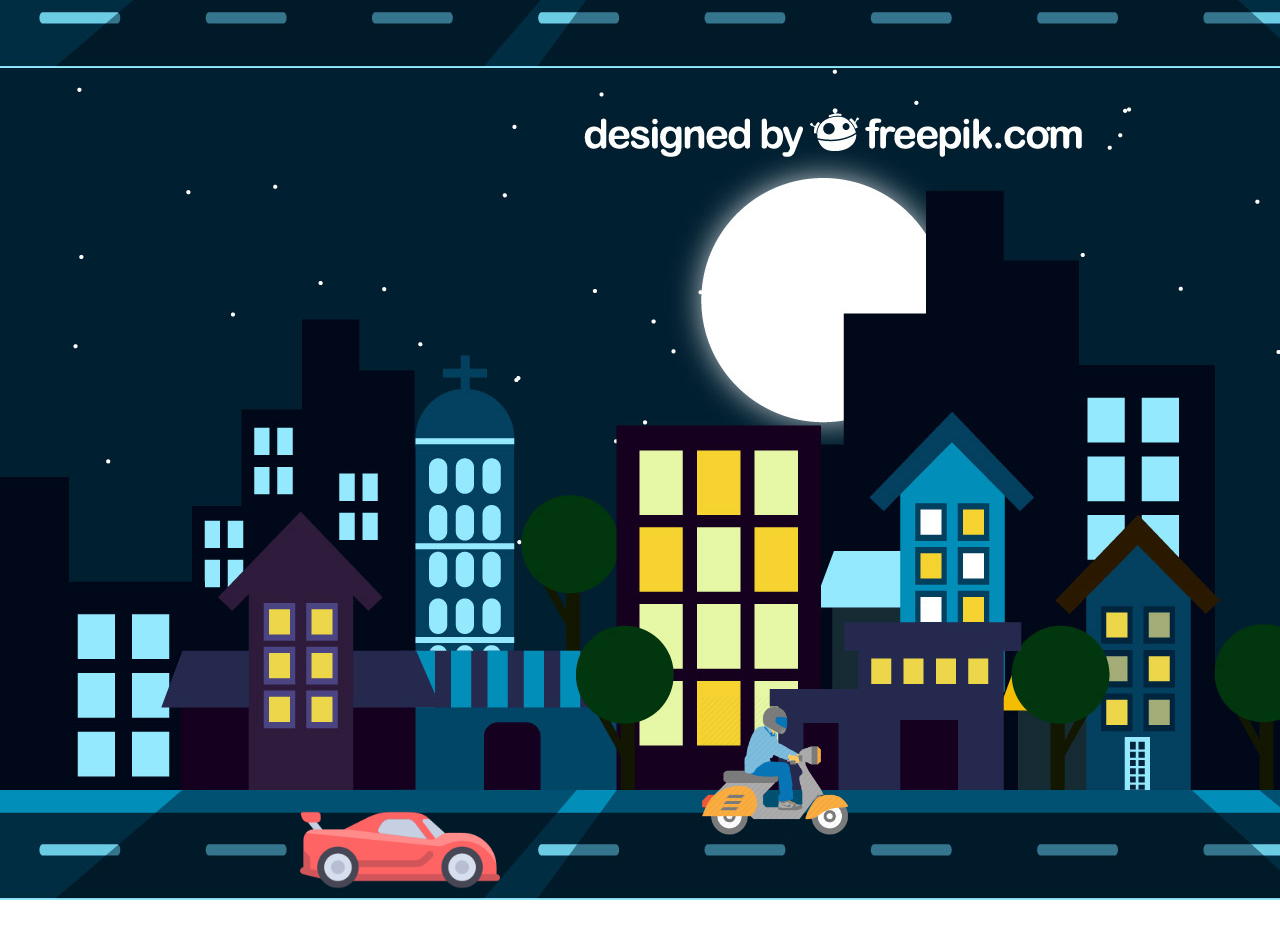
<file: driving-car-animation/index.htm>
<!DOCTYPE html>
<html lang="en-US">
    
<head>
    <meta charset="UTF-8">
    <meta name="viewport" content="width=device-width, initial-scale=1">
    <title>CSS animatin, transitions and transforms</title>
    <link rel="stylesheet" href="style.css" type="text/css" media="all">
    
</head>

<body>

  <div class="background">
  	<img src="car.png" class="car">
  	<img src="motobike.png" class="motorbike">
  </div>
  
</body>
</html>
</file>
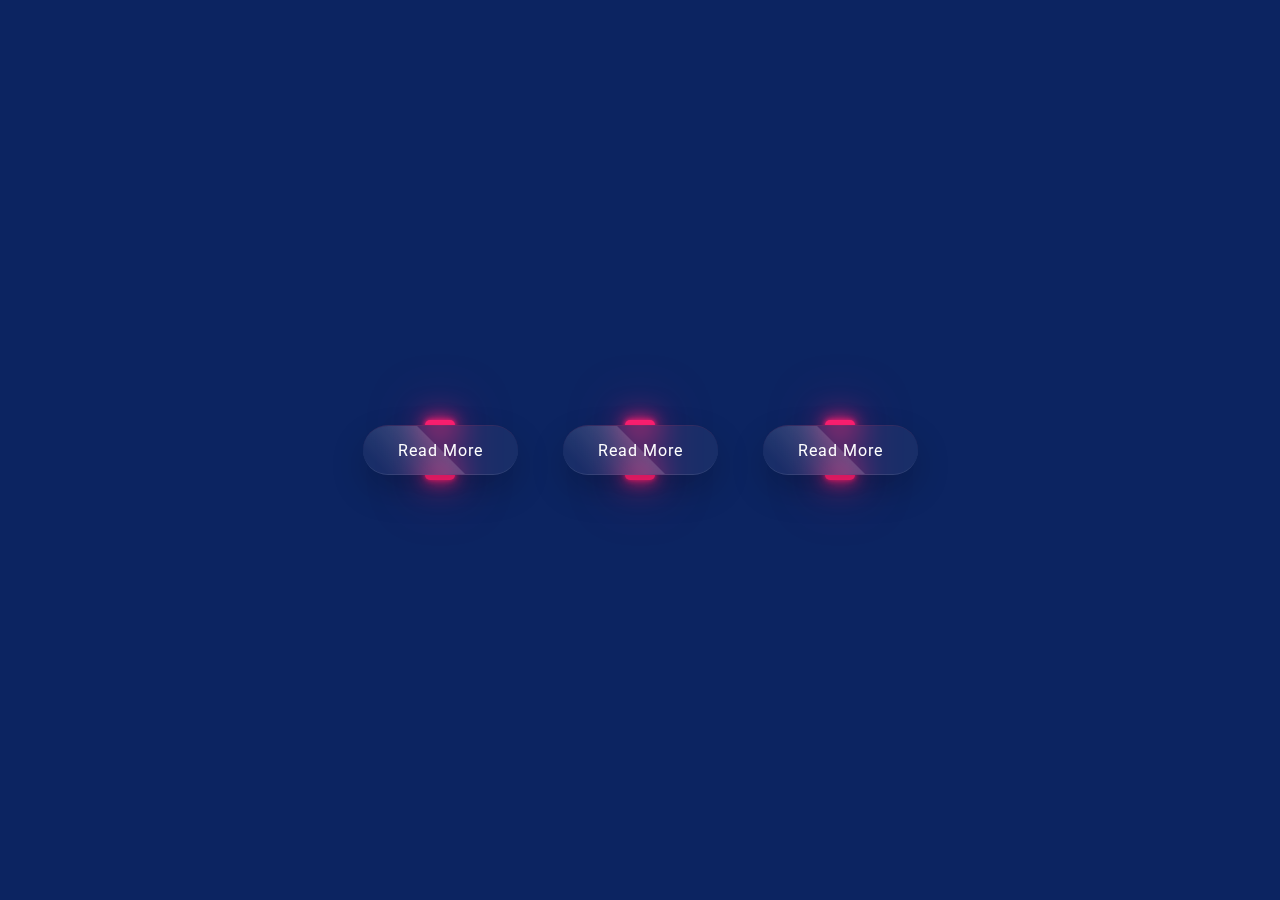
<file: glass-buttons/index.html>
<!DOCTYPE html>
<html>
  <head>
    <meta charset="utf-8" />
    <title>Glassmorphism Button</title>
    <link rel="stylesheet" href="style.css" />
  </head>
  <body>
    <div class="container">
      <div class="btn">
        <a href="#">Read More</a>
      </div>
      <div class="btn">
        <a href="#">Read More</a>
      </div>
      <div class="btn">
        <a href="#">Read More</a>
      </div>
    </div>
  </body>
</html>
</file>
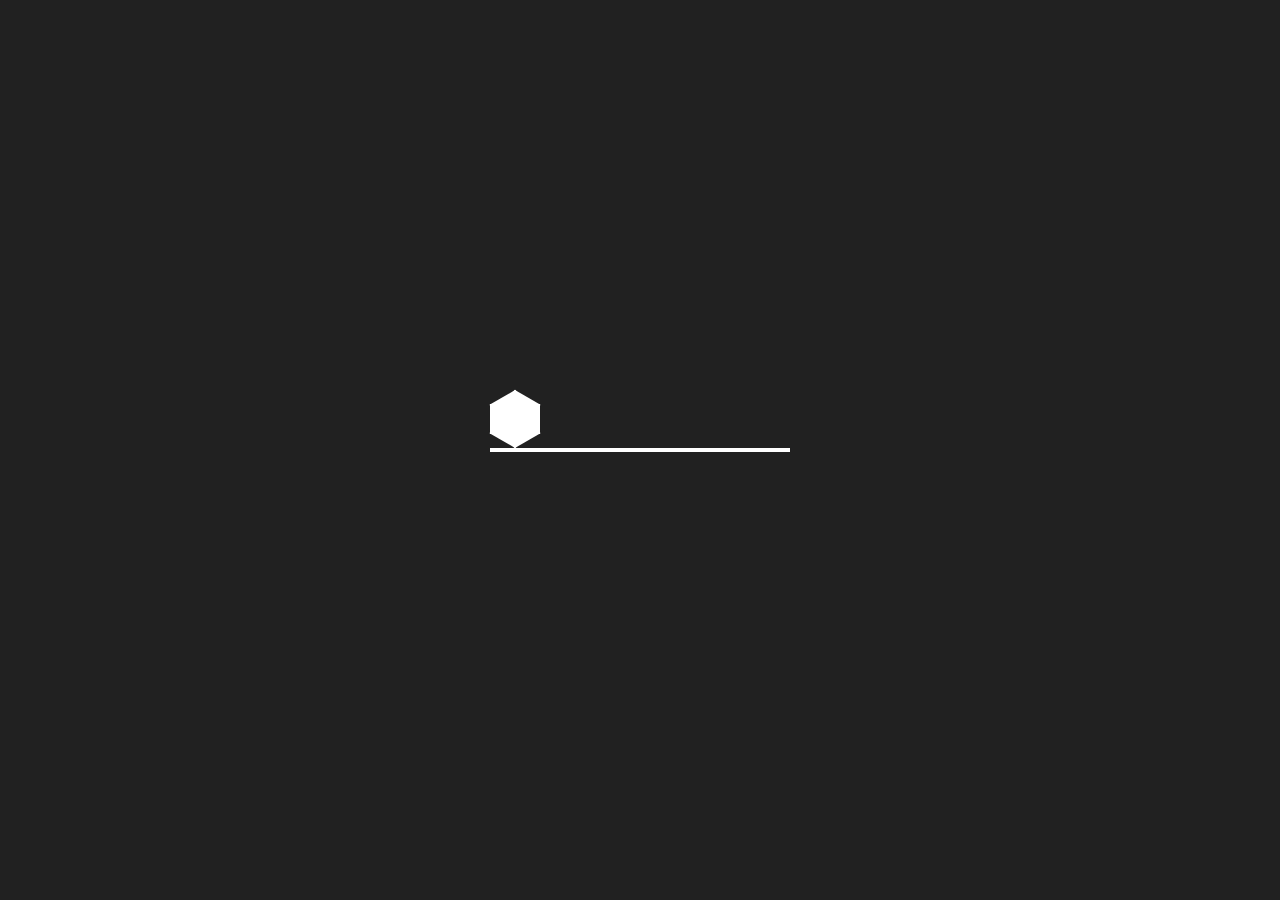
<file: hexagon-loading-animation/index.htm>
<!DOCTYPE html>
<html lang="en-US">
    
<head>
    <meta charset="UTF-8">
    <meta name="viewport" content="width=device-width, initial-scale=1">
    <title>CSS animatin, transitions and transforms</title>
    <link rel="stylesheet" href="style.css" type="text/css" media="all">

    
</head>

<body>

    <div class="line">
        <div class="hexagon"></div>
    </div>

</body>
</html>
</file>
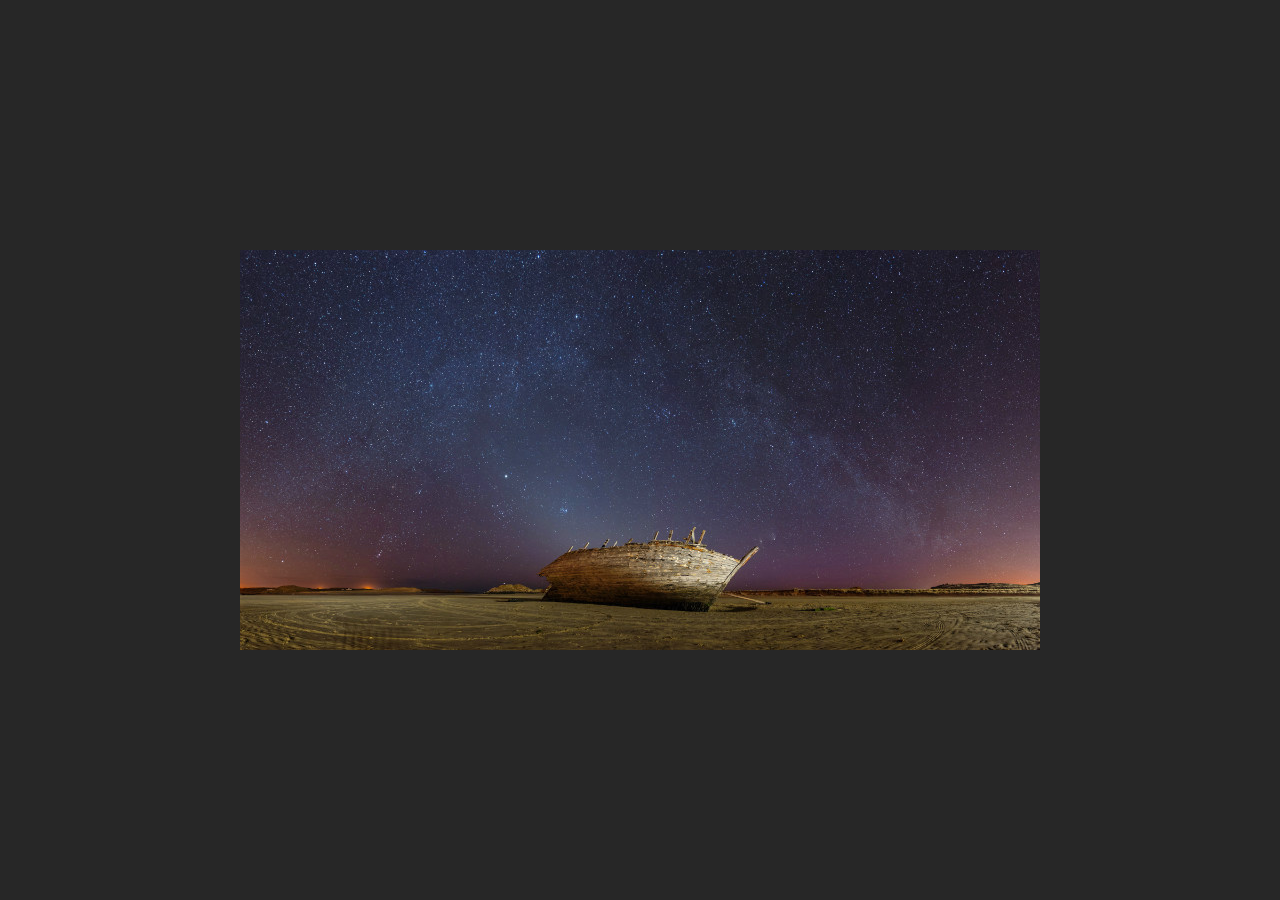
<file: image-animation/index.htm>
<!DOCTYPE html>
<html lang="en-US">
    
<head>
    <meta charset="UTF-8">
    <meta name="viewport" content="width=device-width, initial-scale=1">
    <title>CSS animatin, transitions and transforms</title>
                
    <link rel="stylesheet" href="style.css" type="text/css" media="all">
    <link href="https://fonts.googleapis.com/css?family=Lato:400,700" rel="stylesheet">
    
</head>

<body>
  
	<div class="slider"></div>

</body>
</html>
</file>
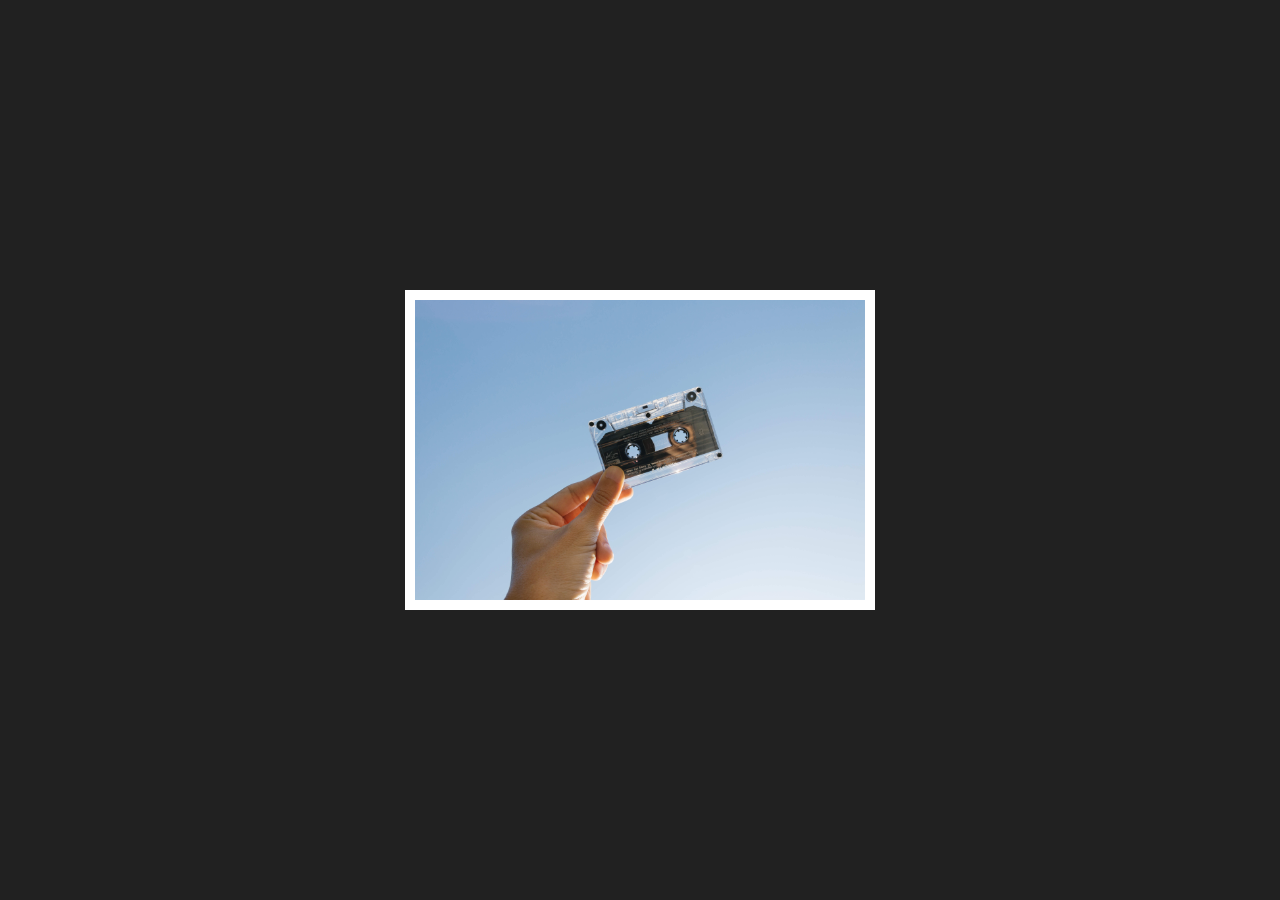
<file: image-hover/index.html>
<!DOCTYPE html>
<html lang="en-US">
  <head>
    <meta charset="UTF-8" />
    <meta name="viewport" content="width=device-width, initial-scale=1" />
    <title>CSS animatin, transitions and transforms</title>
    <link rel="stylesheet" href="style.css" type="text/css" media="all" />
  </head>

  <body>
    <div class="container">
      <img src="1.jpg" />
      <div class="caption">
        <h2>Hover Style #5</h2>
        <p>
          A wonderful serenity has taken possession of my entire soul, like
          these sweet mornings of spring which I enjoy with my whole heart.
        </p>
        <a href="#">Read More</a>
      </div>
    </div>
  </body>
</html>
</file>
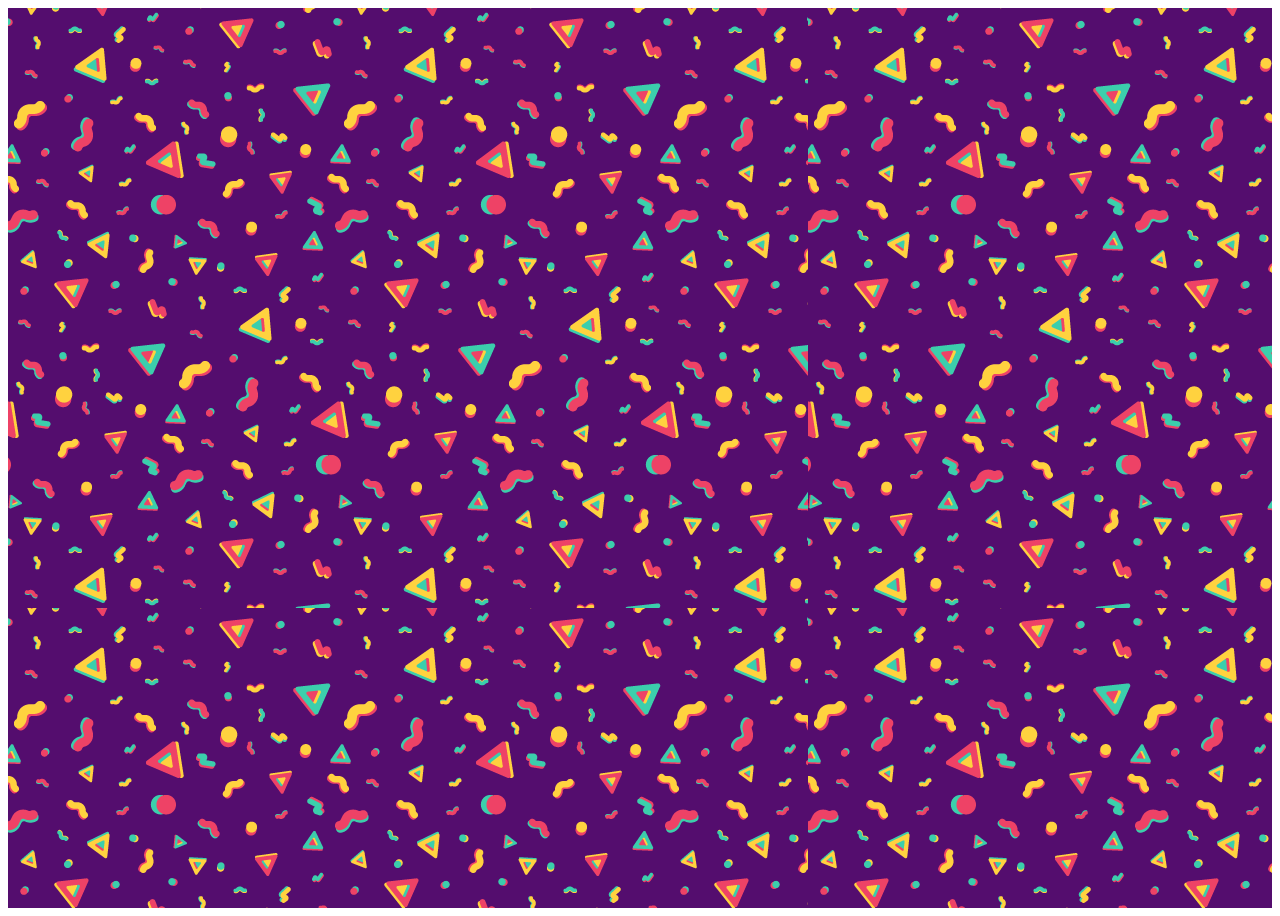
<file: image-pattern-animation/index.htm>
<!DOCTYPE html>
<html lang="en-US">
    
<head>
    <meta charset="UTF-8">
    <meta name="viewport" content="width=device-width, initial-scale=1">
    <title>CSS animatin, transitions and transforms</title>
    <link rel="stylesheet" href="style.css" type="text/css" media="all">
    
</head>

<body>

	<div class="banner"></div>
  
</body>
</html>
</file>
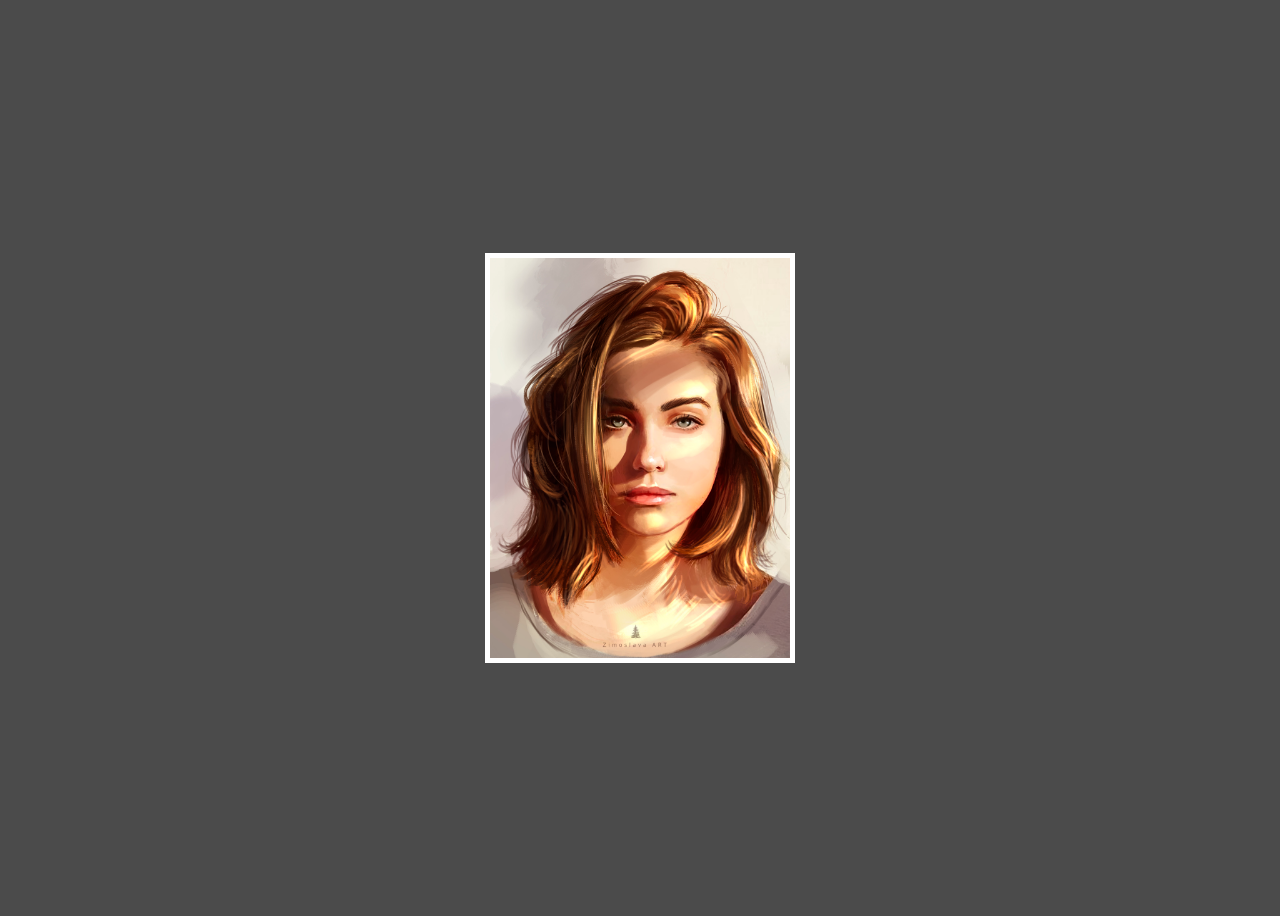
<file: image-zoom/index.htm>
<!DOCTYPE html>
<html lang="en-US">
    
<head>
    <meta charset="UTF-8">
    <meta name="viewport" content="width=device-width, initial-scale=1">
    <title>CSS animatin, transitions and transforms</title>
    <link rel="stylesheet" href="style.css" type="text/css" media="all">
    
</head>

<body>

  <div>
  	<img src="girl.jpg">
  </div>
  
</body>
</html>
</file>
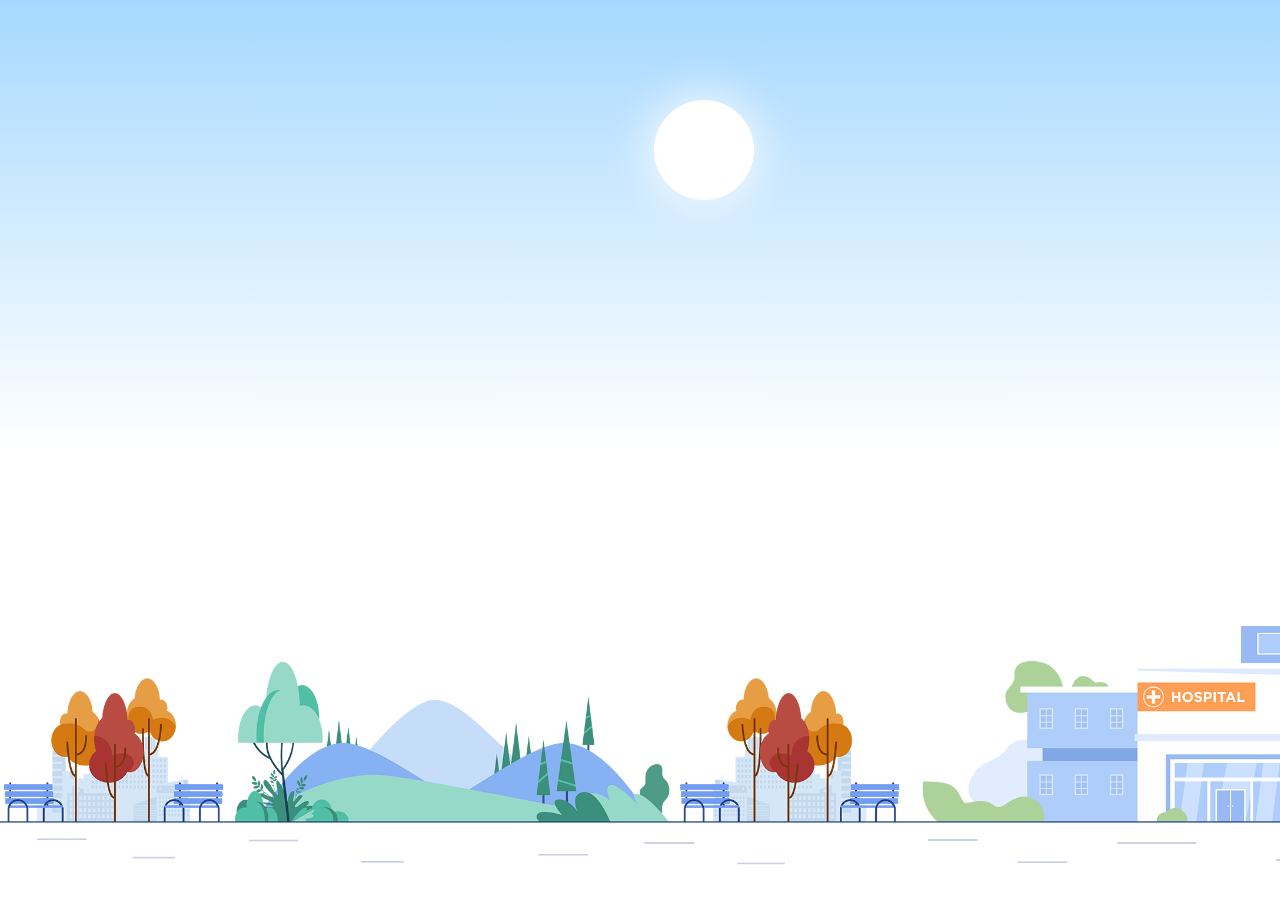
<file: js-night-mode/index.html>
<!doctype html>
<html>
  <head>
    <title>night mode road animation using javascript</title>
    <link rel="stylesheet" type="text/css" href="style.css">
  </head>
  <body>
    <section class="scene">
      <div class="sun"></div>
      <div class="bg">
        <img src="car.gif" class="car1">
        <img src="car.gif" class="car2">
      </div>
    </section>
    <script src="main.js"></script>
  </body>
</html>
</file>
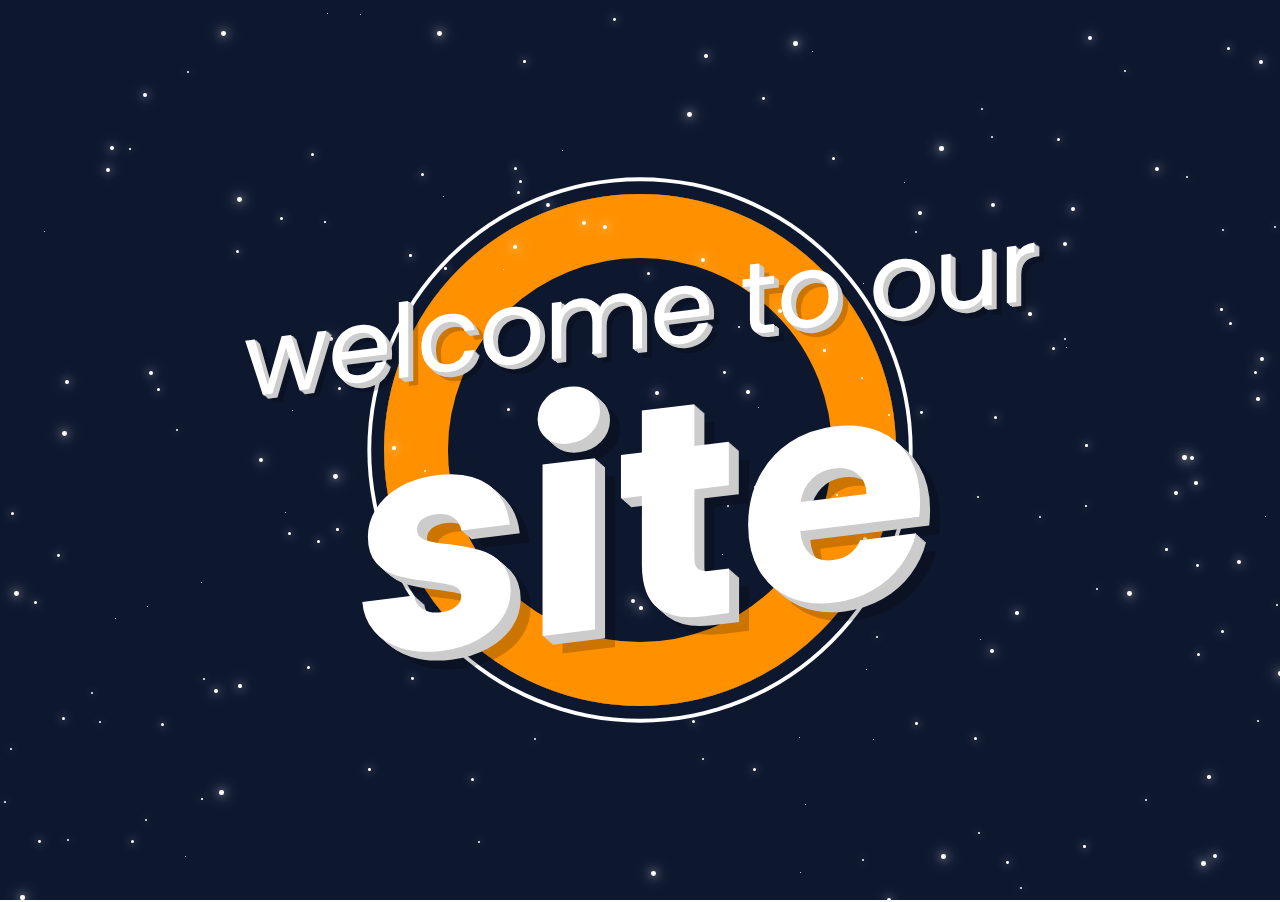
<file: js-website-animation/index.html>
<!doctype html>
<html>
	<head>
		<meta charset="utf-8">
		<title>website animated banner</title>
		<link rel="stylesheet" href="style.css">
	</head>
	<body>
		<section>
      <h2>welcome to our<br><span>site</span></h2>
    </section>

		<script src="main.js"></script>
	</body>
</html>
</file>
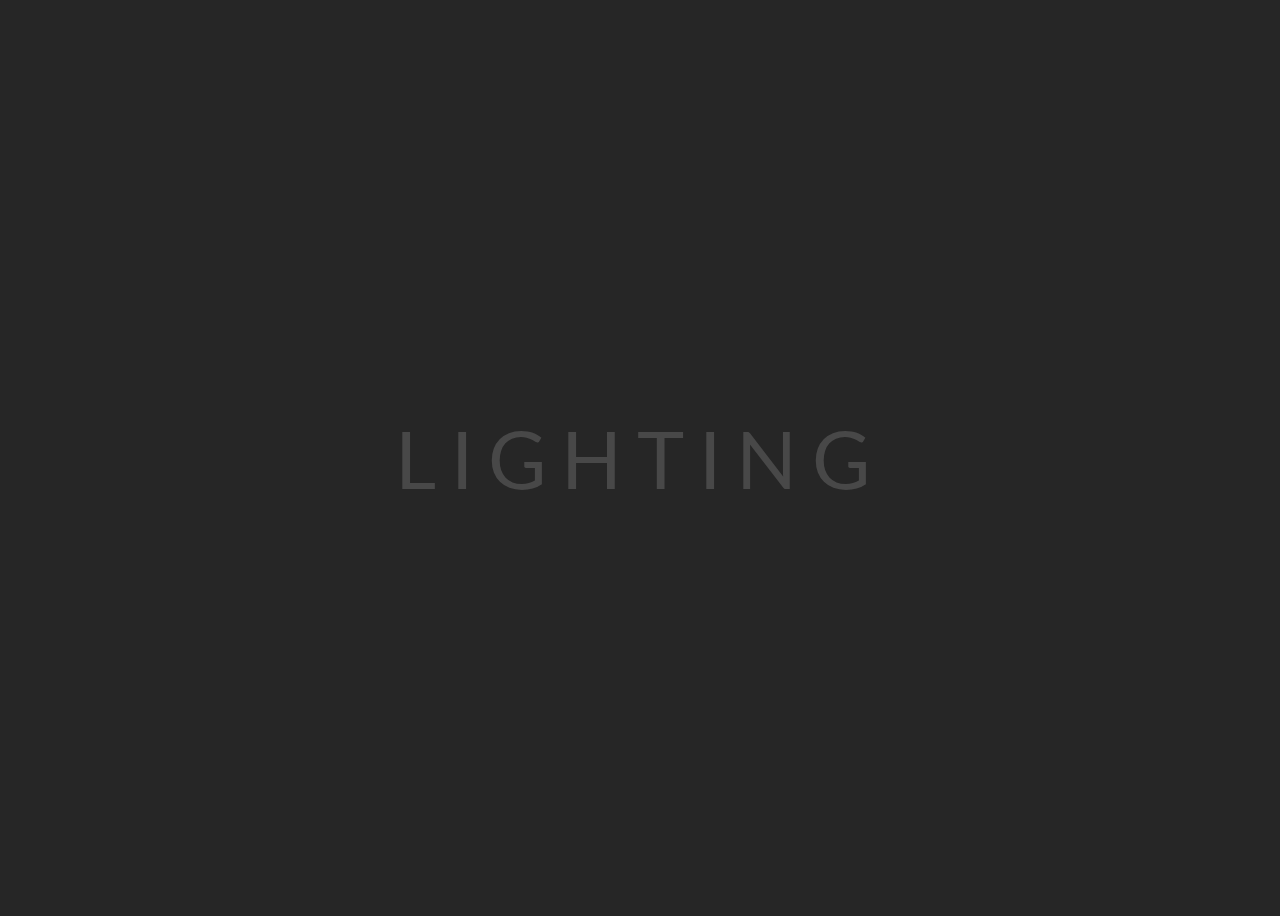
<file: lightning-text-effect/index.htm>
<!DOCTYPE html>
<html lang="en-US">
    
<head>
    <meta charset="UTF-8">
    <meta name="viewport" content="width=device-width, initial-scale=1">
    <title>CSS animatin, transitions and transforms</title>
    <link rel="stylesheet" href="style.css" type="text/css" media="all">
    <link href="https://fonts.googleapis.com/css?family=Lato:400,700" rel="stylesheet">
    
</head>

<body>

<ul>
  <li>L</li>
  <li>I</li>
  <li>G</li>
  <li>H</li>
  <li>T</li>
  <li>I</li>
  <li>N</li>
  <li>G</li>
</ul>
  
</body>
</html>
</file>
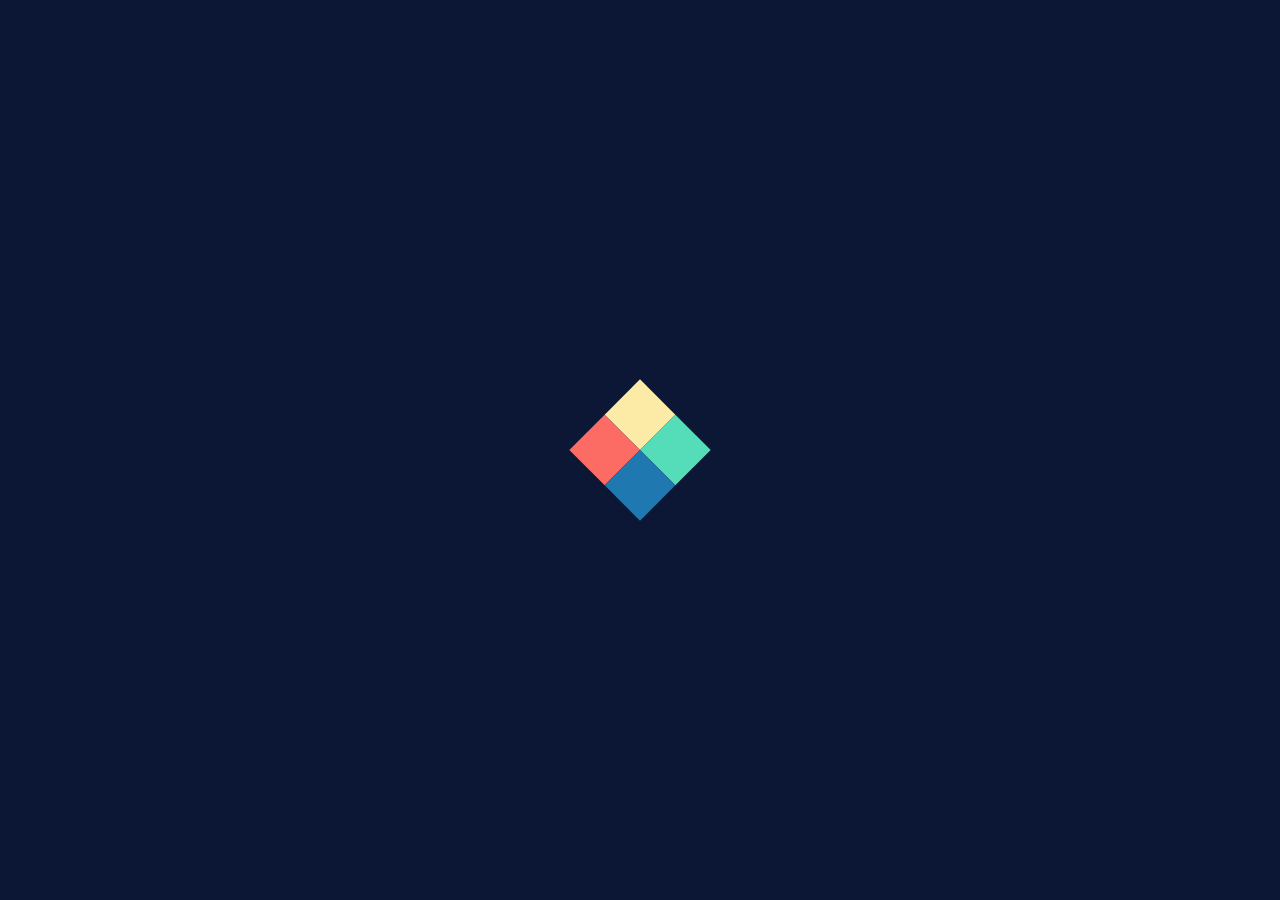
<file: loading-effect/index.htm>
<!DOCTYPE html>
<html lang="en-US">
    
<head>
    <meta charset="UTF-8">
    <meta name="viewport" content="width=device-width, initial-scale=1">
    <title>CSS animatin, transitions and transforms</title>
    <link rel="stylesheet" href="style.css" type="text/css" media="all">
    <link rel="stylesheet" href="https://use.fontawesome.com/releases/v5.4.2/css/all.css" integrity="sha384-/rXc/GQVaYpyDdyxK+ecHPVYJSN9bmVFBvjA/9eOB+pb3F2w2N6fc5qB9Ew5yIns" crossorigin="anonymous">

    
</head>

<body>

    <div class="container">
        <span></span>
        <span></span>
        <span></span>
        <span></span>
    </div>

</body>
</html>
</file>
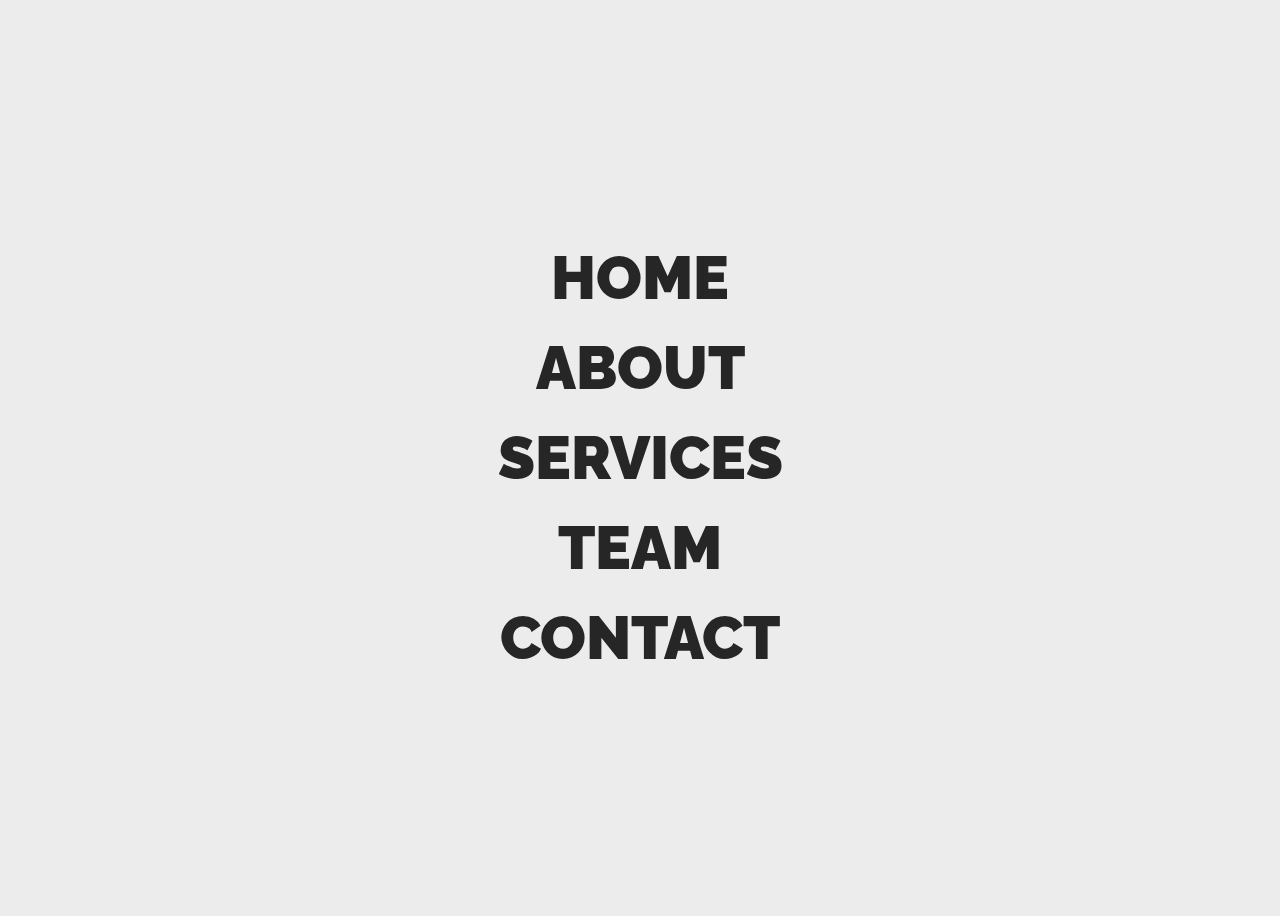
<file: menu-hover-effect/index.htm>
<!DOCTYPE html>
<html lang="en-US">
    
<head>
    <meta charset="UTF-8">
    <meta name="viewport" content="width=device-width, initial-scale=1">
    <title>CSS animatin, transitions and transforms</title>
    <link rel="stylesheet" href="style.css" type="text/css" media="all">

   
</head>

<body>

	<ul>
		<li>
			<a href="#" data-text="home">home</a>
		</li>
		<li>
			<a href="#" data-text="about">about</a>
		</li>
		<li>
			<a href="#" data-text="services">services</a>
		</li>
		<li>
			<a href="#" data-text="team">team</a>
		</li>
		<li>
			<a href="#" data-text="contact">contact</a>
		</li>
	</ul>

</body>

</html>
</file>
<file: driving-car-animation/style.css>
body {
	margin: 0;
	padding: 0;
}

.background {
	height: 100vh;
	background: url(bg.jpg);
	background-position: bottom left;
	animation: driving 10s linear infinite;
}

.car {
	position: absolute;
	left: 300px;
	bottom: -50px;
	width: 200px;
}

.motorbike {
	position: absolute;
	left: 700px;
	bottom: 55px;
	width: 150px;
}

@keyframes driving {
	from { background-position: bottom left; }

	to { background-position: bottom right; }
}
</file>
<file: glass-buttons/style.css>
@import url("https://fonts.googleapis.com/css?family=Roboto:300,400,500,700,900&display=swap");
* {
  margin: 0;
  padding: 0;
  box-sizing: border-box;
  font-family: "Roboto", sans-serif;
}

body {
  position: relative;
  display: flex;
  justify-content: center;
  align-items: center;
  min-height: 100vh;
  background: #0c2461;
}

.container {
  width: 600px;
  display: flex;
  flex-wrap: wrap;
  justify-content: space-around;
}

.btn {
  position: relative;
  width: 155px;
  height: 50px;
  margin: 20px;
}

.btn a {
  display: flex;
  justify-content: center;
  align-items: center;
  position: absolute;
  top: 0;
  left: 0;
  width: 100%;
  height: 100%;
  background: rgba(255, 255, 255, 0.051);
  box-shadow: 0 15px 35px rgba(0, 0, 0, 0.2);
  border-top: 1px solid rgba(250, 52, 52, 0.1);
  border-bottom: 1px solid rgba(255, 255, 255, 0.1);
  z-index: 10;
  color: #fff;
  border-radius: 30px;
  font-weight: 400;
  letter-spacing: 1px;
  text-decoration: none;
  transition: 0.5s;
  overflow: hidden;
  backdrop-filter: blur(15px);
}

.btn:hover a {
  letter-spacing: 3px;
}

.btn a:before {
  content: "";
  position: absolute;
  top: 0;
  left: 0;
  width: 50%;
  height: 100%;
  background: linear-gradient(to left, rgba(255, 255, 255, 0.149), transparent);
  transform: skewX(45deg);
  transition: 0.5s;
  transition-delay: 0.5s;
}

a:hover::before {
  transform: skewX(45deg) translateX(200%);
  transition-delay: 0s;
}

.btn:before {
  content: "";
  position: absolute;
  left: 50%;
  transform: translateX(-50%);
  background: #ff0461;
  bottom: -5px;
  width: 30px;
  height: 10px;
  border-radius: 10px;
  transition: 0.5s;
  transition-delay: 0s;
}

.btn:hover::before {
  bottom: 0px;
  height: 50%;
  width: 80%;
  border-radius: 30px;
  transition-delay: 0.5s;
}

.btn:after {
  content: "";
  position: absolute;
  left: 50%;
  transform: translateX(-50%);
  background: #ff0461;
  top: -5px;
  width: 30px;
  height: 10px;
  border-radius: 10px;
  transition: 0.5s;
  transition-delay: 0s;
}

.btn:hover::after {
  top: 0px;
  height: 50%;
  width: 80%;
  border-radius: 30px;
  transition-delay: 0.5s;
}

.btn:nth-child(1):before,
.btn:nth-child(1):after {
  background: #ff1f72;
  box-shadow: 0 0 5px #ff1f72, 0 0 15px #ff1f72, 0 0 30px #ff1f72,
    0 0 60px #ff1f72;
}

.btn:nth-child(2):before,
.btn:nth-child(2):after {
  background: #ff1f72;
  box-shadow: 0 0 5px #ff1f72, 0 0 15px #ff1f72, 0 0 30px #ff1f72,
    0 0 60px #ff1f72;
}

.btn:nth-child(3):before,
.btn:nth-child(3):after {
  background: #ff1f72;
  box-shadow: 0 0 5px #ff1f72, 0 0 15px #ff1f72, 0 0 30px #ff1f72,
    0 0 60px #ff1f72;
}
</file>
<file: hexagon-loading-animation/style.css>
body {
 margin: 0;
 display: flex;
 align-items: center;
 justify-content: center;
 height: 100vh;
 background-color: #212121;
}

.line {
  width: 300px;
  border-bottom: 4px solid white;
  position: relative;
  animation: animateline 2s linear infinite;
}

.hexagon {
  position: absolute;
  left: 0;
  bottom: 14px;
  width: 50px;
  height: 30px;
  background-color: white;
  animation: animatehexagon 2s linear infinite;
}

.hexagon:before {
  content: "";
  position: absolute;
  top: 0;
  left: 0;
  width: 100%;
  height: 100%;
  background-color: white;
  transform: rotate(60deg);
}

.hexagon:after {
  content: "";
  position: absolute;
  top: 0;
  left: 0;
  width: 100%;
  height: 100%;
  background-color: white;
  transform: rotate(-60deg);
}

@keyframes animatehexagon {
  0% { left: 0; }
  50% { left: calc(100% - 50px);
  transform: rotate(720deg) }
  100% { left: 0; }
}

@keyframes animateline {
  0% { transform: rotate(30deg); }
  25% { transform: rotate(0deg); }
  50% { transform: rotate(-30deg); }
  75% { transform: rotate(0deg); }
  100% { transform: rotate(30deg); }
}
</file>
<file: image-animation/style.css>
body {
	margin: 0;
	padding: 0;
	height: 100vh;
	display: flex;
	justify-content: center;
	align-items: center;
	background-color: #272727;
}

.slider {
	width: 800px;
	height: 400px;
	background: url(img-1.jpg);
	animation: change-bg 10s linear infinite;
}

@keyframes change-bg {
	0% { background: url(img-1.jpg); }
	20% { background: url(img-1.jpg); }
	25% { background: url(img-2.jpg); }
	45% { background: url(img-2.jpg); }
	50% { background: url(img-3.jpg); }
	70% { background: url(img-3.jpg); }
	75% { background: url(img-4.jpg); }
	100% { background: url(img-4.jpg); }
}
</file>
<file: image-hover/style.css>
* {
   margin: 0;
   padding: 0;
}

body {
   height: 100vh;
   display: flex;
   justify-content: center;
   align-items: center;
   font-family: 'Lato', sans-serif;
   background-color: #212121;
}

.container {
   width: 450px;
   height: 300px;
   position: relative;
}

.container img {
   width: 100%;
}

.container:before {
  position: absolute;
  top: 0;
  left: 0;
  height: 100%;
  width: 100%;
  content: '';
  background-color: #2d3436;
  opacity: 0.8;
}

.caption {
   position: absolute;
   top: 0;
   left: 0;
   height: 100%;
   width: 100%;
   display: flex;
   flex-direction: column;
   justify-content: space-around;
   color: white;
   text-transform: uppercase;
}

h2 {
   text-align: center;
   font-size: 17px;
   padding: 20px;
   margin-top: 20px;
   background: rgba(0, 0, 0, 0.8);
}

p {
   font-size: 16px;
   width: 80%;
   align-self: center;
   text-align: center;
}

a {
   text-decoration: none;
   background: #000;
   color: #fff;
   width: 100px;
   padding: 15px;
   margin-bottom: 20px;
   align-self: center;
 }

/* hovering effect goes here */
.container {
  background-color: #444;
  border: 10px solid white;
  overflow: hidden;
}

img {
  transition: all 0.5s;
}

.container:hover img {
  transform: rotate(720deg) scale(0);
  opacity: 0;
}

.container:before {
  background-color: #006266;
  opacity: 0;
  transition: all 0.3s; 
}

.container:hover:before {
  opacity: 1;
  transition-delay: 0.5s;
}

a {
  transform: translateY(-300px);
  transition: all 0.2s;
}

.container:hover a {
  transform: translateY(0);
  transition-delay: 0.5s;
}

p {
  transform: translateY(-300px);
  transition: all 0.2s;
}

.container:hover p {
  transform: translateY(0);
  transition-delay: 0.7s;
}

h2 {
  transform: translateY(-300px);
  transition: all 0.2s;
}

.container:hover h2 {
  transform: translateY(0);
  transition-delay: 0.9s;
}
</file>
<file: image-zoom/style.css>
body {
	height: 100vh;
	display: flex;
	justify-content: center;
	align-items: center;
	background-color: #4b4b4b;
}

div {
	width: 300px;
	height: 400px;
	border: 5px solid white;
	overflow: hidden;
}

img {
	width: 100%;
	height: 100%;
	transition: transform 1s;
}

img:hover {
	transform: scale(1.2) rotate(9deg);
}
</file>
<file: js-night-mode/style.css>
*
{
    margin: 0;
    padding: 0;
    box-sizing: border-box;
}

.scene
{
    position: relative;
    height: 100vh;
    overflow: hidden;
    background: linear-gradient(#a6d8ff,#fff,#fff);
}

.sun
{
    position: absolute;
    top: 100px;
    left: 55%;
    width: 100px;
    height: 100px;
    background: #ffffff;
    border-radius: 50%;
    transform: translateX(-50%);
    box-shadow: 0 0 50px #ffffff;
    cursor: pointer;
    transition: 0.2s;
}

.scene.night
{
    background: #222833;
}

.scene.night .sun
{
    left: 45%;
    box-shadow: 0 0 0 #fff;
}

.scene.night .sun::before
{
    content: '';
    position: absolute;
    top: -20px;
    left: 20px;
    width: 100%;
    height: 100%;
    background: #222833;
    border-radius: 50%;
}

.bg
{
    position: absolute;
    bottom: 0;
    width: 100%;
    height: 280px;
    background: url(bg.png);
    animation: animateBg 25s linear infinite;
    background-size: 1500px;
    background-repeat: repeat-x;
}

@keyframes animateBg
{
    0%
    {
        background-position-x: 0px;
    }
    100%
    {
        background-position-x: -1500px;
    }
}

.car1
{
    position: absolute;
    left: -200px;
    bottom: 20px;
    max-width: 200px;
    z-index: 1;
    animation: car1 18s linear infinite;
}

.car2
{
    position: absolute;
    right: -200px;
    bottom: 50px;
    max-width: 200px;
    /* z-index: 9; */
    animation: car2 12s linear infinite;
}

@keyframes car1
{
    0%
    {
        transform: translateX(0px);
    }
    90%,100%
    {
        transform: translateX(calc(100vw + 200px));
    }
}



@keyframes car2
{
    0%
    {
        transform: translateX(0px) rotateY(180deg);
    }
    90%,100%
    {
        transform: translateX(calc(-100vw - 200px)) rotateY(180deg);
    }
}
</file>
<file: js-website-animation/style.css>
@import url('https://fonts.googleapis.com/css?family=Poppins:200,300,400,500,600,700,800,900&display=swap');
*
{
	margin: 0;
	padding: 0;
	box-sizing: border-box;
	font-family: 'Poppins', sans-serif;
}

body
{
	overflow: hidden;
}

section {
	display: flex;
	justify-content: center;
	align-items: center;
	height: 100vh;
	background: #0d172e;
}

section:before {
	content: "";
	position: absolute;
	width: 30vw;
	height: 30vw;
	border: 5vw solid #ff9100;
	border-radius: 50%;
	box-shadow: 0 0 0 1vw #0d172e, 0 0 0 1.3vw #fff;
}

h2 {
	position: absolute;
	font-size: 8vw;
	color: #fff;
	font-weight: 400;
	text-align: center;
	line-height: 2em;
	z-index: 5;
	transform: skewY(-7deg);
	text-shadow: 1px 1px 0 #ccc,
	2px 2px 0 #ccc,
	3px 3px 0 #ccc,
	4px 4px 0 #ccc,
	5px 5px 0 #ccc,
	10px 10px 0px rgba(0,0,0,.2);
	animation: floating 5s ease-in-out infinite;
}

h2 span {
	font-weight: 700;
	font-size: 3em;
	text-shadow: 1px 1px 0 #ccc,
	2px 2px 0 #ccc,
	3px 3px 0 #ccc,
	4px 4px 0 #ccc,
	5px 5px 0 #ccc,
	6px 6px 0 #ccc,
	7px 7px 0 #ccc,
	8px 8px 0 #ccc,
	9px 9px 0 #ccc,
	10px 10px 0 #ccc,
	20px 20px 0px rgba(0,0,0,.2);
}

@keyframes floating {
	0%, 100% {
		transform: skewY(-7deg) translateY(-20px);
	}

	50% {
		transform: skewY(-7deg) translateY(20px);
	}
}

section i {
	position: absolute;
	background: #fff;
	border-radius: 50%;
	box-shadow: 0 0 10px #fff,
	0 0 20px #fff,
	0 0 40px #fff,
	0 0 80px #fff;
	animation: stars linear infinite;
}

@keyframes stars {
	0% {
		opacity: 0;
	}
	10% {
		opacity: 1;
	}
	90% {
		opacity: 1;
	}
	100% {
		opacity: 0;
	}
}
</file>
<file: lightning-text-effect/style.css>
body {
	height: 100vh;
	display: flex;
	justify-content: center;
	align-items: center;
	font-family: 'Lato', sans-serif;
	background-color: #262626;
}

ul {
	margin: 0;
	padding: 0;
	display: flex;
}

ul li {
	list-style: none;
	color: #484848;
	font-size: 80px;
	letter-spacing: 15px;
	animation: lighting 1.4s linear infinite;

}

@keyframes lighting {
	0% {
		color: #484848;
		text-shadow: none;
	}

	90% {
		color: #484848;
		text-shadow: none;
	}

	100% {
		color: #fff900;
		text-shadow: 0 0 7px #fff900, 0 0 50px #ff6c00;
	}
}

ul li:nth-child(1) {
	animation-delay: 0
}

ul li:nth-child(2) {
	animation-delay: 0.1s
}

ul li:nth-child(3) {
	animation-delay: 0.2s
}

ul li:nth-child(4) {
	animation-delay: 0.3s
}

ul li:nth-child(5) {
	animation-delay: 0.4s
}

ul li:nth-child(6) {
	animation-delay: 0.5s
}

ul li:nth-child(7) {
	animation-delay: 0.6s
}

ul li:nth-child(8) {
	animation-delay: 0.7s
}
</file>
<file: loading-effect/style.css>
body{
    margin: 0;
    padding: 0;
    height: 100vh;
    display: flex;
    justify-content: center;
    align-items: center;
    background-color: #0B1734
}

.container {
    width: 100px;
    height: 100px;
    position: relative;
    animation: animate 1s linear infinite;
    transform: rotate(45deg);
}

span {
    position: absolute;
    width: 50px;
    height: 50px;
    animation: rotate 1s linear infinite
}

span:nth-child(1) {
    top: 0;
    left: 0;
    background-color: #FCEBA7;
}

span:nth-child(2) {
    top: 0;
    right: 0;
    background-color: #55DDB9;
}

span:nth-child(3) {
    bottom: 0;
    left: 0;
    background-color: #FD6C64;
}

span:nth-child(4) {
    bottom: 0;
    right: 0;
    background-color: #1F78B0;
}

@keyframes rotate {
    0% {
        transform: rotate(0deg);
    }

    10% {
        transform: rotate(0deg);
    }

    50% {
        transform: rotate(90deg);
    }

    90% {
        transform: rotate(90deg);
    }

    100% {
        transform: rotate(90deg);
    }
}

@keyframes animate {
    0% {
        width: 100px;
        height: 100px;
    }

    10% {
        width: 100px;
        height: 100px;
    }

    50% {
        width: 150px;
        height: 150px;
    }

    90% {
        width: 100px;
        height: 100px;
    }

    100% {
        width: 100px;
        height: 100px;
    }

}
</file>
<file: menu-hover-effect/style.css>
@import url(https://fonts.googleapis.com/css?family=Raleway:400,500,800);

body {
  height: 100vh;
  display: flex;
  justify-content: center;
  align-items: center;
  font-family: 'Raleway', Arial, sans-serif;
  background-color: rgb(236, 236, 236);
}

ul {
  margin: 0;
  padding: 0;
}

li {
  position: relative;
  list-style: none;
  margin: 10px 0px;
  overflow: hidden;
}

a {
  position: relative;
  display: block;
  text-align: center;
  margin: 0;
  padding: 5px 10px;
  text-transform: uppercase;
  transition: 0.5s;
  font-size: 60px;
  font-weight: 900;
  text-decoration: none;
  color: transparent;
}

a:before {
  content: attr(data-text);
  position: absolute;
  top: 0;
  left: 0;
  width: 100%;
  padding: 5px 0;
  color: #262626;
  box-sizing: border-box;
  transition: 0.5s;
  transition-delay: 0.25s;
  clip-path: polygon(0 0, 100% 0, 100% 50%, 0 50%);
}

a:after {
  content: attr(data-text);
  position: absolute;
  top: 0;
  left: 0;
  width: 100%;
  padding: 5px 0;
  color: #262626;
  box-sizing: border-box;
  transition: 0.5s;
  transition-delay: 0.25s;
clip-path: polygon(0 50%, 100% 50%, 100% 100%, 0% 100%);
}

a:hover:before {
  color: rgb(160, 0, 0);
  transform: translate(10px, -3px);
}

a:hover:after {
  color: rgb(160, 0, 0);
  transform: translate(-10px, 3px);
}

li:before {
  content: "";
  position: absolute;
  top: 50%;
  transform: translateY(-50%);
  width: 100%;
  height: 1px;
  background-color: #262626;
  left: -100%;
  transition: 0.5s;
}

li:hover:before {
  left: 100%;
}
</file>
<file: image-pattern-animation/style.css>
.banner {
	height: 100vh;
	background: url(bg.png);
	background-position: 0 0;
	animation: animated-pattern 15s linear infinite;
}

@keyframes animated-pattern {
	from { background-position: 0 0 }

	to { background-position: 800px 600px; }
}
</file>
